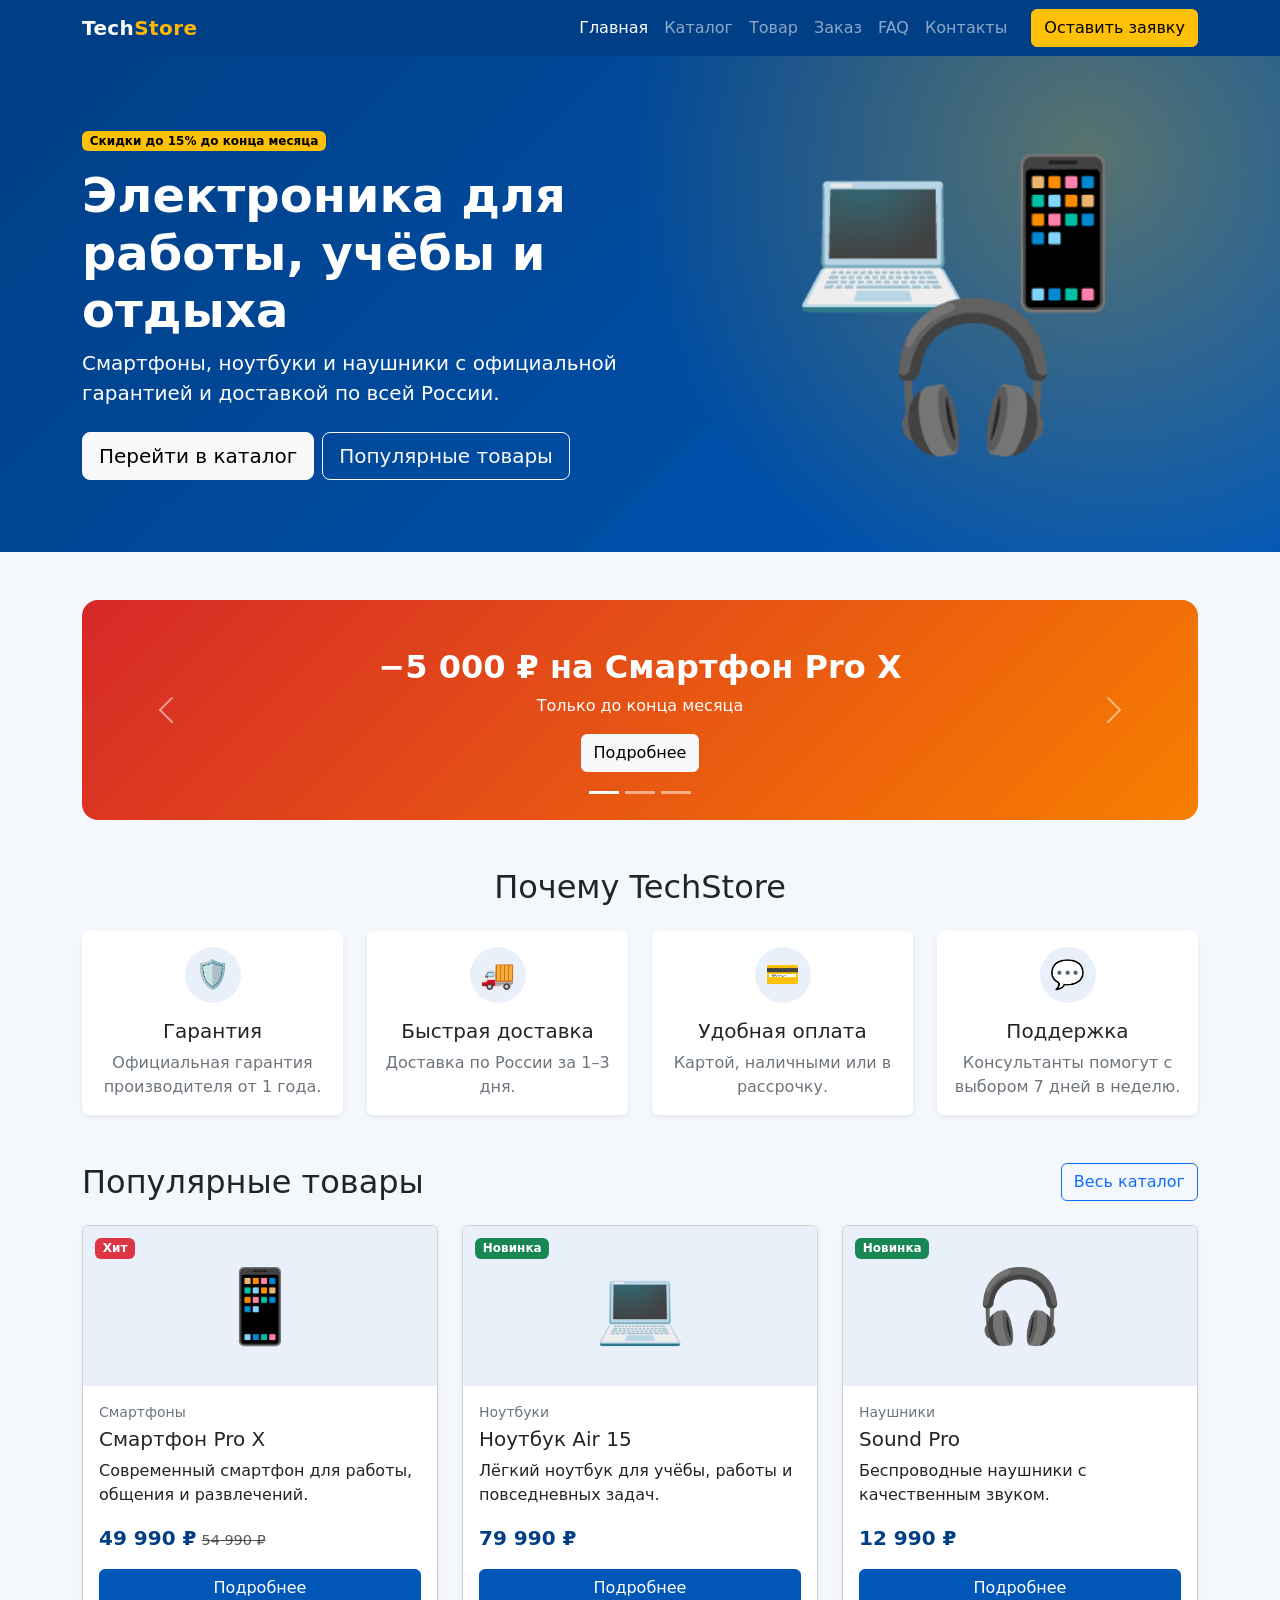
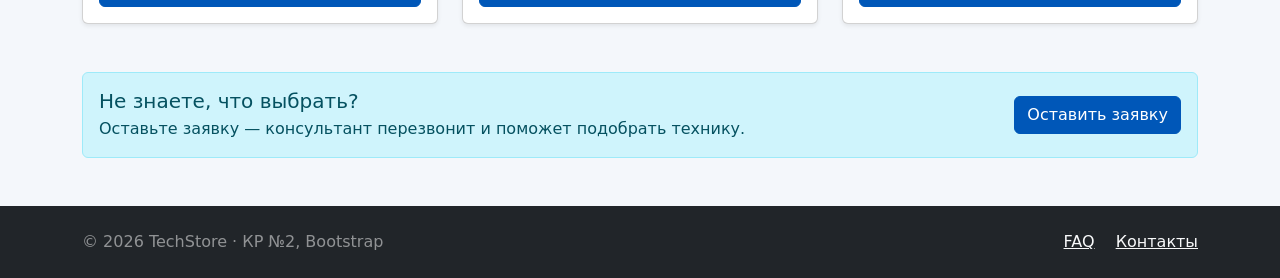
<file: index.html>
<!DOCTYPE html>
<html lang="ru">
<head>
    <meta charset="UTF-8">
    <meta name="viewport" content="width=device-width, initial-scale=1.0">
    <title>TechStore — магазин электроники</title>
    <meta name="description" content="TechStore: смартфоны, ноутбуки и наушники с доставкой и гарантией.">

    <link rel="stylesheet" href="vendor/bootstrap/css/bootstrap.min.css">
    <link rel="stylesheet" href="css/custom.css">
</head>
<body>

<header>
    <nav class="navbar navbar-expand-lg navbar-dark site-navbar sticky-top" aria-label="Основная навигация">
        <div class="container">
            <a class="navbar-brand site-navbar__brand" href="index.html">Tech<span>Store</span></a>
            <button class="navbar-toggler" type="button" data-bs-toggle="collapse" data-bs-target="#main-nav"
                    aria-controls="main-nav" aria-expanded="false" aria-label="Открыть меню">
                <span class="navbar-toggler-icon"></span>
            </button>
            <div class="collapse navbar-collapse" id="main-nav">
                <ul class="navbar-nav ms-auto mb-2 mb-lg-0">
                    <li class="nav-item"><a class="nav-link active" aria-current="page" href="index.html">Главная</a></li>
                    <li class="nav-item"><a class="nav-link" href="catalog.html">Каталог</a></li>
                    <li class="nav-item"><a class="nav-link" href="product.html">Товар</a></li>
                    <li class="nav-item"><a class="nav-link" href="order.html">Заказ</a></li>
                    <li class="nav-item"><a class="nav-link" href="faq.html">FAQ</a></li>
                    <li class="nav-item"><a class="nav-link" href="contacts.html">Контакты</a></li>
                </ul>
                <a class="btn btn-warning ms-lg-3" href="order.html">Оставить заявку</a>
            </div>
        </div>
    </nav>
</header>

<main>

    <section class="hero py-5">
        <div class="container py-lg-4">
            <div class="row align-items-center g-4">
                <div class="col-12 col-md-7">
                    <span class="badge text-bg-warning mb-3">Скидки до 15% до конца месяца</span>
                    <h1 class="display-5 fw-bold">Электроника для работы, учёбы и отдыха</h1>
                    <p class="lead mb-4">Смартфоны, ноутбуки и наушники с официальной гарантией и доставкой по всей России.</p>
                    <div class="d-flex flex-wrap gap-2 justify-content-center justify-content-md-start">
                        <a class="btn btn-light btn-lg" href="catalog.html">Перейти в каталог</a>
                        <a class="btn btn-outline-light btn-lg" href="#popular">Популярные товары</a>
                    </div>
                </div>
                <div class="col-12 col-md-5 text-center">
                    <div class="hero__emoji" aria-hidden="true">💻📱🎧</div>
                </div>
            </div>
        </div>
    </section>

    <section class="container py-5" aria-label="Акции">
        <div id="promo-carousel" class="carousel slide rounded-4 overflow-hidden" data-bs-ride="carousel">
            <div class="carousel-indicators">
                <button type="button" data-bs-target="#promo-carousel" data-bs-slide-to="0" class="active" aria-current="true" aria-label="Акция 1"></button>
                <button type="button" data-bs-target="#promo-carousel" data-bs-slide-to="1" aria-label="Акция 2"></button>
                <button type="button" data-bs-target="#promo-carousel" data-bs-slide-to="2" aria-label="Акция 3"></button>
            </div>
            <div class="carousel-inner text-white">
                <div class="carousel-item active">
                    <div class="promo-slide promo-slide--sale d-flex align-items-center justify-content-center text-center p-5">
                        <div>
                            <h2 class="fw-bold">−5 000 ₽ на Смартфон Pro X</h2>
                            <p class="mb-3">Только до конца месяца</p>
                            <a class="btn btn-light" href="product.html?product=phone-pro">Подробнее</a>
                        </div>
                    </div>
                </div>
                <div class="carousel-item">
                    <div class="promo-slide promo-slide--new d-flex align-items-center justify-content-center text-center p-5">
                        <div>
                            <h2 class="fw-bold">Новинка: Ноутбук Air 15</h2>
                            <p class="mb-3">Лёгкий, тихий, до 12 часов без зарядки</p>
                            <a class="btn btn-light" href="product.html?product=laptop-air">Подробнее</a>
                        </div>
                    </div>
                </div>
                <div class="carousel-item">
                    <div class="promo-slide promo-slide--delivery d-flex align-items-center justify-content-center text-center p-5">
                        <div>
                            <h2 class="fw-bold">Бесплатная доставка от 20 000 ₽</h2>
                            <p class="mb-3">Привезём за 1–3 дня</p>
                            <a class="btn btn-light" href="faq.html">Условия доставки</a>
                        </div>
                    </div>
                </div>
            </div>
            <button class="carousel-control-prev" type="button" data-bs-target="#promo-carousel" data-bs-slide="prev">
                <span class="carousel-control-prev-icon" aria-hidden="true"></span>
                <span class="visually-hidden">Предыдущий слайд</span>
            </button>
            <button class="carousel-control-next" type="button" data-bs-target="#promo-carousel" data-bs-slide="next">
                <span class="carousel-control-next-icon" aria-hidden="true"></span>
                <span class="visually-hidden">Следующий слайд</span>
            </button>
        </div>
    </section>

    <section id="advantages" class="container pb-5">
        <h2 class="text-center mb-4">Почему TechStore</h2>
        <div class="row g-4">
            <div class="col-12 col-md-6 col-lg-3">
                <div class="card h-100 border-0 shadow-sm text-center p-3">
                    <div class="advantage__icon rounded-circle d-flex align-items-center justify-content-center mx-auto mb-3" aria-hidden="true">🛡️</div>
                    <h3 class="h5">Гарантия</h3>
                    <p class="text-secondary mb-0">Официальная гарантия производителя от 1 года.</p>
                </div>
            </div>
            <div class="col-12 col-md-6 col-lg-3">
                <div class="card h-100 border-0 shadow-sm text-center p-3">
                    <div class="advantage__icon rounded-circle d-flex align-items-center justify-content-center mx-auto mb-3" aria-hidden="true">🚚</div>
                    <h3 class="h5">Быстрая доставка</h3>
                    <p class="text-secondary mb-0">Доставка по России за 1–3 дня.</p>
                </div>
            </div>
            <div class="col-12 col-md-6 col-lg-3">
                <div class="card h-100 border-0 shadow-sm text-center p-3">
                    <div class="advantage__icon rounded-circle d-flex align-items-center justify-content-center mx-auto mb-3" aria-hidden="true">💳</div>
                    <h3 class="h5">Удобная оплата</h3>
                    <p class="text-secondary mb-0">Картой, наличными или в рассрочку.</p>
                </div>
            </div>
            <div class="col-12 col-md-6 col-lg-3">
                <div class="card h-100 border-0 shadow-sm text-center p-3">
                    <div class="advantage__icon rounded-circle d-flex align-items-center justify-content-center mx-auto mb-3" aria-hidden="true">💬</div>
                    <h3 class="h5">Поддержка</h3>
                    <p class="text-secondary mb-0">Консультанты помогут с выбором 7 дней в неделю.</p>
                </div>
            </div>
        </div>
    </section>

    <section id="popular" class="container pb-5">
        <div class="d-flex flex-wrap justify-content-between align-items-center gap-2 mb-4">
            <h2 class="mb-0">Популярные товары</h2>
            <a class="btn btn-outline-primary" href="catalog.html">Весь каталог</a>
        </div>
        <div class="row g-4">
            <div class="col-12 col-md-6 col-lg-4">
                <article class="card product-card h-100 shadow-sm">
                    <span class="badge text-bg-danger product-card__badge">Хит</span>
                    <div class="product-card__image card-img-top" aria-hidden="true">📱</div>
                    <div class="card-body d-flex flex-column">
                        <p class="text-secondary small mb-1">Смартфоны</p>
                        <h3 class="card-title h5">Смартфон Pro X</h3>
                        <p class="card-text">Современный смартфон для работы, общения и развлечений.</p>
                        <p class="mt-auto mb-3"><span class="product-card__price">49 990 ₽</span> <span class="product-card__old-price">54 990 ₽</span></p>
                        <a class="btn btn-primary" href="product.html?product=phone-pro">Подробнее</a>
                    </div>
                </article>
            </div>
            <div class="col-12 col-md-6 col-lg-4">
                <article class="card product-card h-100 shadow-sm">
                    <span class="badge text-bg-success product-card__badge">Новинка</span>
                    <div class="product-card__image card-img-top" aria-hidden="true">💻</div>
                    <div class="card-body d-flex flex-column">
                        <p class="text-secondary small mb-1">Ноутбуки</p>
                        <h3 class="card-title h5">Ноутбук Air 15</h3>
                        <p class="card-text">Лёгкий ноутбук для учёбы, работы и повседневных задач.</p>
                        <p class="mt-auto mb-3"><span class="product-card__price">79 990 ₽</span></p>
                        <a class="btn btn-primary" href="product.html?product=laptop-air">Подробнее</a>
                    </div>
                </article>
            </div>
            <div class="col-12 col-md-6 col-lg-4">
                <article class="card product-card h-100 shadow-sm">
                    <span class="badge text-bg-success product-card__badge">Новинка</span>
                    <div class="product-card__image card-img-top" aria-hidden="true">🎧</div>
                    <div class="card-body d-flex flex-column">
                        <p class="text-secondary small mb-1">Наушники</p>
                        <h3 class="card-title h5">Sound Pro</h3>
                        <p class="card-text">Беспроводные наушники с качественным звуком.</p>
                        <p class="mt-auto mb-3"><span class="product-card__price">12 990 ₽</span></p>
                        <a class="btn btn-primary" href="product.html?product=sound-pro">Подробнее</a>
                    </div>
                </article>
            </div>
        </div>
    </section>

    <section class="container pb-5">
        <div class="alert alert-info d-flex flex-column flex-md-row align-items-md-center justify-content-between gap-3 mb-0" role="alert">
            <div>
                <h2 class="h5 alert-heading mb-1">Не знаете, что выбрать?</h2>
                <p class="mb-0">Оставьте заявку — консультант перезвонит и поможет подобрать технику.</p>
            </div>
            <a class="btn btn-primary flex-shrink-0" href="order.html">Оставить заявку</a>
        </div>
    </section>

</main>

<footer class="bg-dark text-white-50 py-4 mt-auto">
    <div class="container">
        <div class="row g-3 align-items-center">
            <div class="col-12 col-md-6 text-center text-md-start">© 2026 TechStore · КР №2, Bootstrap</div>
            <div class="col-12 col-md-6 text-center text-md-end">
                <a class="link-light me-3" href="faq.html">FAQ</a>
                <a class="link-light" href="contacts.html">Контакты</a>
            </div>
        </div>
    </div>
</footer>

<button class="btn btn-primary rounded-circle scroll-top d-none" type="button" aria-label="Наверх">↑</button>

<script src="vendor/bootstrap/js/bootstrap.bundle.min.js"></script>
<script src="js/main.js"></script>
</body>
</html>
</file>
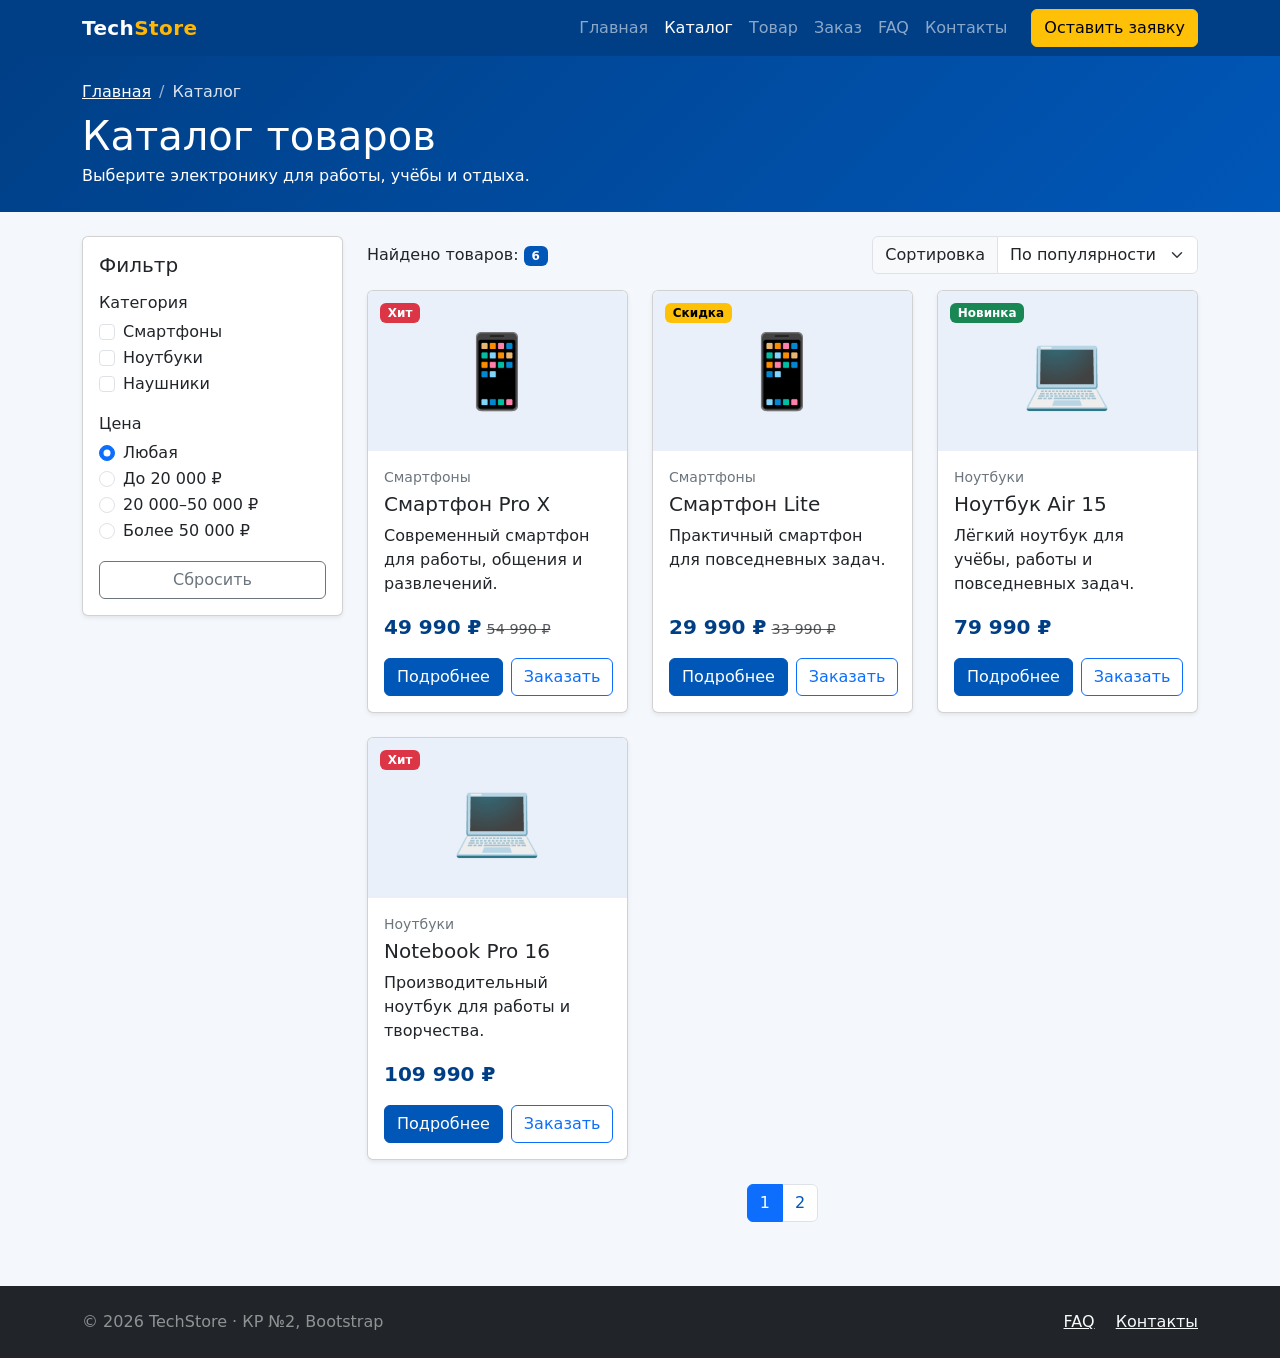
<file: catalog.html>
<!DOCTYPE html>
<html lang="ru">
<head>
    <meta charset="UTF-8">
    <meta name="viewport" content="width=device-width, initial-scale=1.0">
    <title>Каталог — TechStore</title>
    <meta name="description" content="Каталог электроники TechStore: смартфоны, ноутбуки и наушники с фильтром и сортировкой.">

    <link rel="stylesheet" href="vendor/bootstrap/css/bootstrap.min.css">
    <link rel="stylesheet" href="css/custom.css">
</head>
<body>

<header>
    <nav class="navbar navbar-expand-lg navbar-dark site-navbar sticky-top" aria-label="Основная навигация">
        <div class="container">
            <a class="navbar-brand site-navbar__brand" href="index.html">Tech<span>Store</span></a>
            <button class="navbar-toggler" type="button" data-bs-toggle="collapse" data-bs-target="#main-nav"
                    aria-controls="main-nav" aria-expanded="false" aria-label="Открыть меню">
                <span class="navbar-toggler-icon"></span>
            </button>
            <div class="collapse navbar-collapse" id="main-nav">
                <ul class="navbar-nav ms-auto mb-2 mb-lg-0">
                    <li class="nav-item"><a class="nav-link" href="index.html">Главная</a></li>
                    <li class="nav-item"><a class="nav-link active" aria-current="page" href="catalog.html">Каталог</a></li>
                    <li class="nav-item"><a class="nav-link" href="product.html">Товар</a></li>
                    <li class="nav-item"><a class="nav-link" href="order.html">Заказ</a></li>
                    <li class="nav-item"><a class="nav-link" href="faq.html">FAQ</a></li>
                    <li class="nav-item"><a class="nav-link" href="contacts.html">Контакты</a></li>
                </ul>
                <a class="btn btn-warning ms-lg-3" href="order.html">Оставить заявку</a>
            </div>
        </div>
    </nav>
</header>

<main>

    <section class="page-header py-4 mb-4">
        <div class="container">
            <nav aria-label="Хлебные крошки">
                <ol class="breadcrumb mb-2">
                    <li class="breadcrumb-item"><a href="index.html">Главная</a></li>
                    <li class="breadcrumb-item active" aria-current="page">Каталог</li>
                </ol>
            </nav>
            <h1 class="mb-1">Каталог товаров</h1>
            <p class="mb-0">Выберите электронику для работы, учёбы и отдыха.</p>
        </div>
    </section>

    <section class="container pb-5">
        <div class="row g-4">

            <aside class="col-12 col-lg-3">
                <form id="catalog-filter" class="card shadow-sm p-3 catalog-filter" aria-label="Фильтр товаров">
                    <h2 class="h5 mb-3">Фильтр</h2>

                    <fieldset class="mb-3">
                        <legend class="h6">Категория</legend>
                        <div class="form-check">
                            <input class="form-check-input" type="checkbox" name="category" value="phones" id="cat-phones">
                            <label class="form-check-label" for="cat-phones">Смартфоны</label>
                        </div>
                        <div class="form-check">
                            <input class="form-check-input" type="checkbox" name="category" value="laptops" id="cat-laptops">
                            <label class="form-check-label" for="cat-laptops">Ноутбуки</label>
                        </div>
                        <div class="form-check">
                            <input class="form-check-input" type="checkbox" name="category" value="audio" id="cat-audio">
                            <label class="form-check-label" for="cat-audio">Наушники</label>
                        </div>
                    </fieldset>

                    <fieldset class="mb-3">
                        <legend class="h6">Цена</legend>
                        <div class="form-check">
                            <input class="form-check-input" type="radio" name="price" value="0-999999" id="price-all" checked>
                            <label class="form-check-label" for="price-all">Любая</label>
                        </div>
                        <div class="form-check">
                            <input class="form-check-input" type="radio" name="price" value="0-19999" id="price-low">
                            <label class="form-check-label" for="price-low">До 20 000 ₽</label>
                        </div>
                        <div class="form-check">
                            <input class="form-check-input" type="radio" name="price" value="20000-50000" id="price-mid">
                            <label class="form-check-label" for="price-mid">20 000–50 000 ₽</label>
                        </div>
                        <div class="form-check">
                            <input class="form-check-input" type="radio" name="price" value="50001-999999" id="price-high">
                            <label class="form-check-label" for="price-high">Более 50 000 ₽</label>
                        </div>
                    </fieldset>

                    <button class="btn btn-outline-secondary w-100" type="reset">Сбросить</button>
                </form>
            </aside>

            <div class="col-12 col-lg-9">
                <div class="d-flex flex-wrap justify-content-between align-items-center gap-2 mb-3">
                    <p class="mb-0">Найдено товаров: <span class="badge text-bg-primary" id="catalog-count">6</span></p>
                    <div class="input-group w-auto">
                        <label class="input-group-text" for="catalog-sort">Сортировка</label>
                        <select class="form-select" id="catalog-sort" name="sort">
                            <option value="default" selected>По популярности</option>
                            <option value="price-asc">Сначала дешевле</option>
                            <option value="price-desc">Сначала дороже</option>
                        </select>
                    </div>
                </div>

                <div class="alert alert-warning d-none" id="catalog-empty" role="alert">
                    По выбранным условиям товаров не найдено. Измените фильтр или нажмите «Сбросить».
                </div>

                <div class="row g-4" id="catalog-grid">

                    <div class="col-12 col-md-6 col-xl-4" data-category="phones" data-price="49990">
                        <article class="card product-card h-100 shadow-sm">
                            <span class="badge text-bg-danger product-card__badge">Хит</span>
                            <div class="product-card__image card-img-top" aria-hidden="true">📱</div>
                            <div class="card-body d-flex flex-column">
                                <p class="text-secondary small mb-1">Смартфоны</p>
                                <h3 class="card-title h5">Смартфон Pro X</h3>
                                <p class="card-text">Современный смартфон для работы, общения и развлечений.</p>
                                <p class="mt-auto mb-3"><span class="product-card__price">49 990 ₽</span> <span class="product-card__old-price">54 990 ₽</span></p>
                                <div class="d-flex gap-2">
                                    <a class="btn btn-primary flex-fill" href="product.html?product=phone-pro">Подробнее</a>
                                    <a class="btn btn-outline-primary" href="order.html?product=phone-pro" aria-label="Заказать Смартфон Pro X">Заказать</a>
                                </div>
                            </div>
                        </article>
                    </div>

                    <div class="col-12 col-md-6 col-xl-4" data-category="phones" data-price="29990">
                        <article class="card product-card h-100 shadow-sm">
                            <span class="badge text-bg-warning product-card__badge">Скидка</span>
                            <div class="product-card__image card-img-top" aria-hidden="true">📱</div>
                            <div class="card-body d-flex flex-column">
                                <p class="text-secondary small mb-1">Смартфоны</p>
                                <h3 class="card-title h5">Смартфон Lite</h3>
                                <p class="card-text">Практичный смартфон для повседневных задач.</p>
                                <p class="mt-auto mb-3"><span class="product-card__price">29 990 ₽</span> <span class="product-card__old-price">33 990 ₽</span></p>
                                <div class="d-flex gap-2">
                                    <a class="btn btn-primary flex-fill" href="product.html?product=phone-lite">Подробнее</a>
                                    <a class="btn btn-outline-primary" href="order.html?product=phone-lite" aria-label="Заказать Смартфон Lite">Заказать</a>
                                </div>
                            </div>
                        </article>
                    </div>

                    <div class="col-12 col-md-6 col-xl-4" data-category="laptops" data-price="79990">
                        <article class="card product-card h-100 shadow-sm">
                            <span class="badge text-bg-success product-card__badge">Новинка</span>
                            <div class="product-card__image card-img-top" aria-hidden="true">💻</div>
                            <div class="card-body d-flex flex-column">
                                <p class="text-secondary small mb-1">Ноутбуки</p>
                                <h3 class="card-title h5">Ноутбук Air 15</h3>
                                <p class="card-text">Лёгкий ноутбук для учёбы, работы и повседневных задач.</p>
                                <p class="mt-auto mb-3"><span class="product-card__price">79 990 ₽</span></p>
                                <div class="d-flex gap-2">
                                    <a class="btn btn-primary flex-fill" href="product.html?product=laptop-air">Подробнее</a>
                                    <a class="btn btn-outline-primary" href="order.html?product=laptop-air" aria-label="Заказать Ноутбук Air 15">Заказать</a>
                                </div>
                            </div>
                        </article>
                    </div>

                    <div class="col-12 col-md-6 col-xl-4" data-category="laptops" data-price="109990">
                        <article class="card product-card h-100 shadow-sm">
                            <span class="badge text-bg-danger product-card__badge">Хит</span>
                            <div class="product-card__image card-img-top" aria-hidden="true">💻</div>
                            <div class="card-body d-flex flex-column">
                                <p class="text-secondary small mb-1">Ноутбуки</p>
                                <h3 class="card-title h5">Notebook Pro 16</h3>
                                <p class="card-text">Производительный ноутбук для работы и творчества.</p>
                                <p class="mt-auto mb-3"><span class="product-card__price">109 990 ₽</span></p>
                                <div class="d-flex gap-2">
                                    <a class="btn btn-primary flex-fill" href="product.html?product=laptop-pro">Подробнее</a>
                                    <a class="btn btn-outline-primary" href="order.html?product=laptop-pro" aria-label="Заказать Notebook Pro 16">Заказать</a>
                                </div>
                            </div>
                        </article>
                    </div>

                    <div class="col-12 col-md-6 col-xl-4" data-category="audio" data-price="12990">
                        <article class="card product-card h-100 shadow-sm">
                            <span class="badge text-bg-success product-card__badge">Новинка</span>
                            <div class="product-card__image card-img-top" aria-hidden="true">🎧</div>
                            <div class="card-body d-flex flex-column">
                                <p class="text-secondary small mb-1">Наушники</p>
                                <h3 class="card-title h5">Sound Pro</h3>
                                <p class="card-text">Беспроводные наушники с качественным звуком.</p>
                                <p class="mt-auto mb-3"><span class="product-card__price">12 990 ₽</span></p>
                                <div class="d-flex gap-2">
                                    <a class="btn btn-primary flex-fill" href="product.html?product=sound-pro">Подробнее</a>
                                    <a class="btn btn-outline-primary" href="order.html?product=sound-pro" aria-label="Заказать Sound Pro">Заказать</a>
                                </div>
                            </div>
                        </article>
                    </div>

                    <div class="col-12 col-md-6 col-xl-4" data-category="audio" data-price="7990">
                        <article class="card product-card h-100 shadow-sm">
                            <div class="product-card__image card-img-top" aria-hidden="true">🎧</div>
                            <div class="card-body d-flex flex-column">
                                <p class="text-secondary small mb-1">Наушники</p>
                                <h3 class="card-title h5">Sound Mini</h3>
                                <p class="card-text">Компактные беспроводные наушники на каждый день.</p>
                                <p class="mt-auto mb-3"><span class="product-card__price">7 990 ₽</span></p>
                                <div class="d-flex gap-2">
                                    <a class="btn btn-primary flex-fill" href="product.html?product=sound-mini">Подробнее</a>
                                    <a class="btn btn-outline-primary" href="order.html?product=sound-mini" aria-label="Заказать Sound Mini">Заказать</a>
                                </div>
                            </div>
                        </article>
                    </div>

                </div>

                <nav class="mt-4" aria-label="Страницы каталога">
                    <ul class="pagination justify-content-center" id="catalog-pagination"></ul>
                </nav>
            </div>

        </div>
    </section>

</main>

<footer class="bg-dark text-white-50 py-4 mt-auto">
    <div class="container">
        <div class="row g-3 align-items-center">
            <div class="col-12 col-md-6 text-center text-md-start">© 2026 TechStore · КР №2, Bootstrap</div>
            <div class="col-12 col-md-6 text-center text-md-end">
                <a class="link-light me-3" href="faq.html">FAQ</a>
                <a class="link-light" href="contacts.html">Контакты</a>
            </div>
        </div>
    </div>
</footer>

<button class="btn btn-primary rounded-circle scroll-top d-none" type="button" aria-label="Наверх">↑</button>

<script src="vendor/bootstrap/js/bootstrap.bundle.min.js"></script>
<script src="js/main.js"></script>
</body>
</html>
</file>
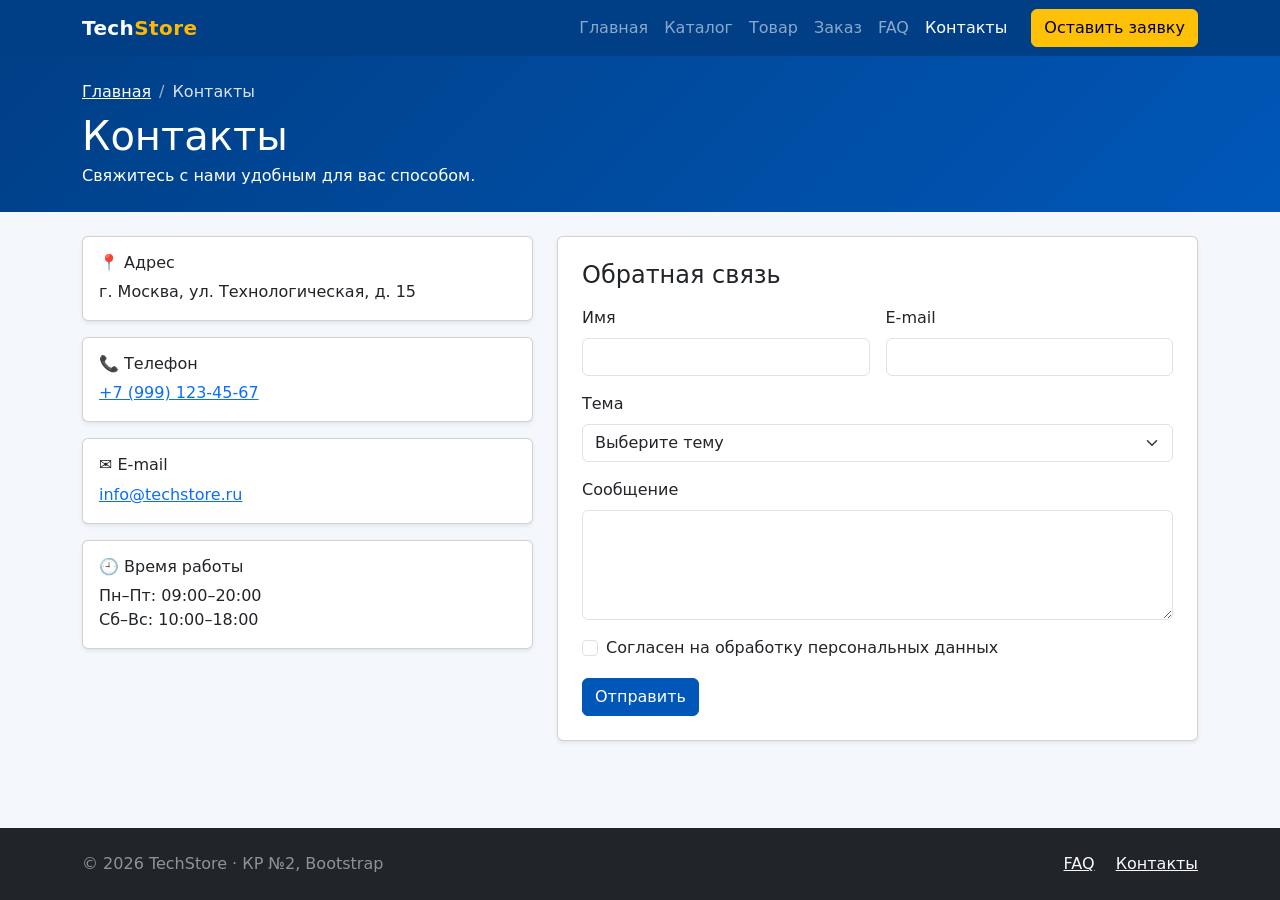
<file: contacts.html>
<!DOCTYPE html>
<html lang="ru">
<head>
    <meta charset="UTF-8">
    <meta name="viewport" content="width=device-width, initial-scale=1.0">
    <title>Контакты — TechStore</title>
    <meta name="description" content="Адрес, телефон, e-mail и форма обратной связи магазина TechStore.">

    <link rel="stylesheet" href="vendor/bootstrap/css/bootstrap.min.css">
    <link rel="stylesheet" href="css/custom.css">
</head>
<body>

<header>
    <nav class="navbar navbar-expand-lg navbar-dark site-navbar sticky-top" aria-label="Основная навигация">
        <div class="container">
            <a class="navbar-brand site-navbar__brand" href="index.html">Tech<span>Store</span></a>
            <button class="navbar-toggler" type="button" data-bs-toggle="collapse" data-bs-target="#main-nav"
                    aria-controls="main-nav" aria-expanded="false" aria-label="Открыть меню">
                <span class="navbar-toggler-icon"></span>
            </button>
            <div class="collapse navbar-collapse" id="main-nav">
                <ul class="navbar-nav ms-auto mb-2 mb-lg-0">
                    <li class="nav-item"><a class="nav-link" href="index.html">Главная</a></li>
                    <li class="nav-item"><a class="nav-link" href="catalog.html">Каталог</a></li>
                    <li class="nav-item"><a class="nav-link" href="product.html">Товар</a></li>
                    <li class="nav-item"><a class="nav-link" href="order.html">Заказ</a></li>
                    <li class="nav-item"><a class="nav-link" href="faq.html">FAQ</a></li>
                    <li class="nav-item"><a class="nav-link active" aria-current="page" href="contacts.html">Контакты</a></li>
                </ul>
                <a class="btn btn-warning ms-lg-3" href="order.html">Оставить заявку</a>
            </div>
        </div>
    </nav>
</header>

<main>

    <section class="page-header py-4 mb-4">
        <div class="container">
            <nav aria-label="Хлебные крошки">
                <ol class="breadcrumb mb-2">
                    <li class="breadcrumb-item"><a href="index.html">Главная</a></li>
                    <li class="breadcrumb-item active" aria-current="page">Контакты</li>
                </ol>
            </nav>
            <h1 class="mb-1">Контакты</h1>
            <p class="mb-0">Свяжитесь с нами удобным для вас способом.</p>
        </div>
    </section>

    <section class="container pb-5">
        <div class="row g-4">
            <div class="col-12 col-lg-5">
                <div class="row g-3">
                    <div class="col-12 col-md-6 col-lg-12">
                        <div class="card h-100 shadow-sm">
                            <div class="card-body">
                                <h2 class="h6 card-title">📍 Адрес</h2>
                                <p class="card-text mb-0">г. Москва, ул. Технологическая, д. 15</p>
                            </div>
                        </div>
                    </div>
                    <div class="col-12 col-md-6 col-lg-12">
                        <div class="card h-100 shadow-sm">
                            <div class="card-body">
                                <h2 class="h6 card-title">📞 Телефон</h2>
                                <a class="card-link" href="tel:+79991234567">+7 (999) 123-45-67</a>
                            </div>
                        </div>
                    </div>
                    <div class="col-12 col-md-6 col-lg-12">
                        <div class="card h-100 shadow-sm">
                            <div class="card-body">
                                <h2 class="h6 card-title">✉️ E-mail</h2>
                                <a class="card-link" href="mailto:info@techstore.ru">info@techstore.ru</a>
                            </div>
                        </div>
                    </div>
                    <div class="col-12 col-md-6 col-lg-12">
                        <div class="card h-100 shadow-sm">
                            <div class="card-body">
                                <h2 class="h6 card-title">🕘 Время работы</h2>
                                <p class="card-text mb-0">Пн–Пт: 09:00–20:00<br>Сб–Вс: 10:00–18:00</p>
                            </div>
                        </div>
                    </div>
                </div>
            </div>

            <div class="col-12 col-lg-7">
                <div class="card shadow-sm">
                    <div class="card-body p-3 p-md-4">
                        <h2 class="h4 card-title mb-3">Обратная связь</h2>
                        <form class="needs-validation" action="#" method="post" novalidate>
                            <div class="row g-3">
                                <div class="col-12 col-md-6">
                                    <label class="form-label" for="contact-name">Имя</label>
                                    <input class="form-control" type="text" id="contact-name" name="name" required>
                                    <div class="invalid-feedback">Укажите имя.</div>
                                </div>
                                <div class="col-12 col-md-6">
                                    <label class="form-label" for="contact-email">E-mail</label>
                                    <input class="form-control" type="email" id="contact-email" name="email" required>
                                    <div class="invalid-feedback">Введите корректный e-mail.</div>
                                </div>
                                <div class="col-12">
                                    <label class="form-label" for="contact-topic">Тема</label>
                                    <select class="form-select" id="contact-topic" name="topic" required>
                                        <option value="" selected disabled>Выберите тему</option>
                                        <option value="question">Вопрос о товаре</option>
                                        <option value="delivery">Доставка</option>
                                        <option value="warranty">Гарантия и возврат</option>
                                    </select>
                                    <div class="invalid-feedback">Выберите тему.</div>
                                </div>
                                <div class="col-12">
                                    <label class="form-label" for="contact-message">Сообщение</label>
                                    <textarea class="form-control" id="contact-message" name="message" rows="4" required></textarea>
                                    <div class="invalid-feedback">Напишите сообщение.</div>
                                </div>
                                <div class="col-12">
                                    <div class="form-check">
                                        <input class="form-check-input" type="checkbox" id="contact-agree" name="agree" required>
                                        <label class="form-check-label" for="contact-agree">Согласен на обработку персональных данных</label>
                                        <div class="invalid-feedback">Нужно согласие.</div>
                                    </div>
                                </div>
                                <div class="col-12">
                                    <button class="btn btn-primary" type="submit">Отправить</button>
                                </div>
                            </div>
                        </form>
                    </div>
                </div>
            </div>
        </div>
    </section>

</main>

<div class="toast-container position-fixed bottom-0 end-0 p-3">
    <div class="toast align-items-center text-bg-success border-0" id="form-toast" role="status" aria-live="polite" aria-atomic="true">
        <div class="d-flex">
            <div class="toast-body">Сообщение отправлено! Ответим в течение рабочего дня.</div>
            <button type="button" class="btn-close btn-close-white me-2 m-auto" data-bs-dismiss="toast" aria-label="Закрыть"></button>
        </div>
    </div>
</div>

<footer class="bg-dark text-white-50 py-4 mt-auto">
    <div class="container">
        <div class="row g-3 align-items-center">
            <div class="col-12 col-md-6 text-center text-md-start">© 2026 TechStore · КР №2, Bootstrap</div>
            <div class="col-12 col-md-6 text-center text-md-end">
                <a class="link-light me-3" href="faq.html">FAQ</a>
                <a class="link-light" href="contacts.html">Контакты</a>
            </div>
        </div>
    </div>
</footer>

<button class="btn btn-primary rounded-circle scroll-top d-none" type="button" aria-label="Наверх">↑</button>

<script src="vendor/bootstrap/js/bootstrap.bundle.min.js"></script>
<script src="js/main.js"></script>
</body>
</html>
</file>
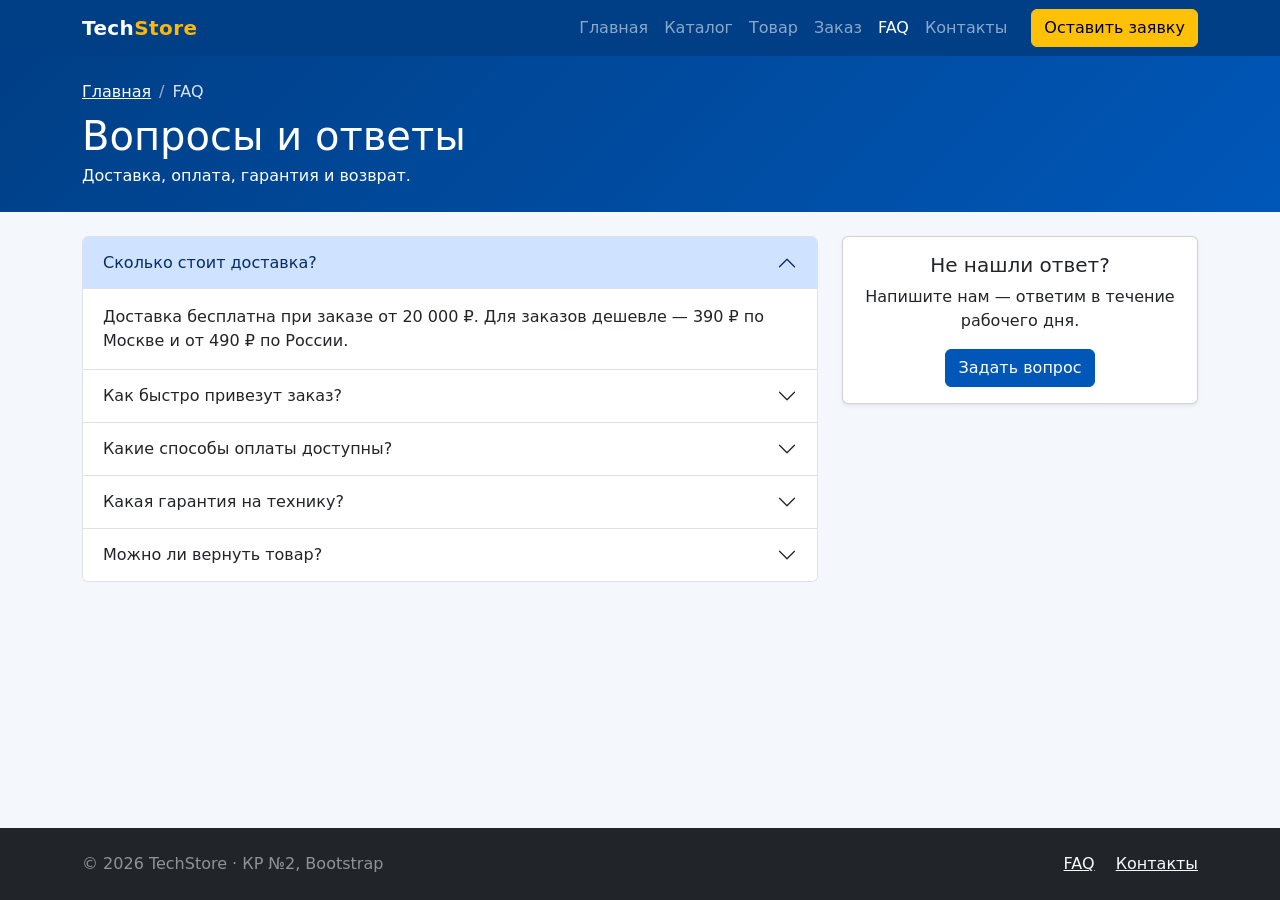
<file: faq.html>
<!DOCTYPE html>
<html lang="ru">
<head>
    <meta charset="UTF-8">
    <meta name="viewport" content="width=device-width, initial-scale=1.0">
    <title>Вопросы и ответы — TechStore</title>
    <meta name="description" content="Ответы на частые вопросы о доставке, оплате, гарантии и возврате в TechStore.">

    <link rel="stylesheet" href="vendor/bootstrap/css/bootstrap.min.css">
    <link rel="stylesheet" href="css/custom.css">
</head>
<body>

<header>
    <nav class="navbar navbar-expand-lg navbar-dark site-navbar sticky-top" aria-label="Основная навигация">
        <div class="container">
            <a class="navbar-brand site-navbar__brand" href="index.html">Tech<span>Store</span></a>
            <button class="navbar-toggler" type="button" data-bs-toggle="collapse" data-bs-target="#main-nav"
                    aria-controls="main-nav" aria-expanded="false" aria-label="Открыть меню">
                <span class="navbar-toggler-icon"></span>
            </button>
            <div class="collapse navbar-collapse" id="main-nav">
                <ul class="navbar-nav ms-auto mb-2 mb-lg-0">
                    <li class="nav-item"><a class="nav-link" href="index.html">Главная</a></li>
                    <li class="nav-item"><a class="nav-link" href="catalog.html">Каталог</a></li>
                    <li class="nav-item"><a class="nav-link" href="product.html">Товар</a></li>
                    <li class="nav-item"><a class="nav-link" href="order.html">Заказ</a></li>
                    <li class="nav-item"><a class="nav-link active" aria-current="page" href="faq.html">FAQ</a></li>
                    <li class="nav-item"><a class="nav-link" href="contacts.html">Контакты</a></li>
                </ul>
                <a class="btn btn-warning ms-lg-3" href="order.html">Оставить заявку</a>
            </div>
        </div>
    </nav>
</header>

<main>

    <section class="page-header py-4 mb-4">
        <div class="container">
            <nav aria-label="Хлебные крошки">
                <ol class="breadcrumb mb-2">
                    <li class="breadcrumb-item"><a href="index.html">Главная</a></li>
                    <li class="breadcrumb-item active" aria-current="page">FAQ</li>
                </ol>
            </nav>
            <h1 class="mb-1">Вопросы и ответы</h1>
            <p class="mb-0">Доставка, оплата, гарантия и возврат.</p>
        </div>
    </section>

    <section class="container pb-5">
        <div class="row g-4">
            <div class="col-12 col-lg-8">
                <div class="accordion" id="faq-accordion">
                    <div class="accordion-item">
                        <h2 class="accordion-header">
                            <button class="accordion-button" type="button" data-bs-toggle="collapse" data-bs-target="#faq-1" aria-expanded="true" aria-controls="faq-1">
                                Сколько стоит доставка?
                            </button>
                        </h2>
                        <div id="faq-1" class="accordion-collapse collapse show" data-bs-parent="#faq-accordion">
                            <div class="accordion-body">Доставка бесплатна при заказе от 20 000 ₽. Для заказов дешевле — 390 ₽ по Москве и от 490 ₽ по России.</div>
                        </div>
                    </div>
                    <div class="accordion-item">
                        <h2 class="accordion-header">
                            <button class="accordion-button collapsed" type="button" data-bs-toggle="collapse" data-bs-target="#faq-2" aria-expanded="false" aria-controls="faq-2">
                                Как быстро привезут заказ?
                            </button>
                        </h2>
                        <div id="faq-2" class="accordion-collapse collapse" data-bs-parent="#faq-accordion">
                            <div class="accordion-body">По Москве — на следующий день, в регионы — за 2–3 дня.</div>
                        </div>
                    </div>
                    <div class="accordion-item">
                        <h2 class="accordion-header">
                            <button class="accordion-button collapsed" type="button" data-bs-toggle="collapse" data-bs-target="#faq-3" aria-expanded="false" aria-controls="faq-3">
                                Какие способы оплаты доступны?
                            </button>
                        </h2>
                        <div id="faq-3" class="accordion-collapse collapse" data-bs-parent="#faq-accordion">
                            <div class="accordion-body">Банковская карта онлайн, наличные или карта при получении, рассрочка на 6 месяцев без переплаты.</div>
                        </div>
                    </div>
                    <div class="accordion-item">
                        <h2 class="accordion-header">
                            <button class="accordion-button collapsed" type="button" data-bs-toggle="collapse" data-bs-target="#faq-4" aria-expanded="false" aria-controls="faq-4">
                                Какая гарантия на технику?
                            </button>
                        </h2>
                        <div id="faq-4" class="accordion-collapse collapse" data-bs-parent="#faq-accordion">
                            <div class="accordion-body">Официальная гарантия производителя — от 1 года. Гарантийный талон выдаётся вместе с товаром.</div>
                        </div>
                    </div>
                    <div class="accordion-item">
                        <h2 class="accordion-header">
                            <button class="accordion-button collapsed" type="button" data-bs-toggle="collapse" data-bs-target="#faq-5" aria-expanded="false" aria-controls="faq-5">
                                Можно ли вернуть товар?
                            </button>
                        </h2>
                        <div id="faq-5" class="accordion-collapse collapse" data-bs-parent="#faq-accordion">
                            <div class="accordion-body">Да, в течение 14 дней, если товар не был в использовании и сохранена упаковка.</div>
                        </div>
                    </div>
                </div>
            </div>

            <aside class="col-12 col-lg-4">
                <div class="card shadow-sm text-center">
                    <div class="card-body">
                        <h2 class="h5 card-title">Не нашли ответ?</h2>
                        <p class="card-text">Напишите нам — ответим в течение рабочего дня.</p>
                        <a class="btn btn-primary" href="contacts.html">Задать вопрос</a>
                    </div>
                </div>
            </aside>
        </div>
    </section>

</main>

<footer class="bg-dark text-white-50 py-4 mt-auto">
    <div class="container">
        <div class="row g-3 align-items-center">
            <div class="col-12 col-md-6 text-center text-md-start">© 2026 TechStore · КР №2, Bootstrap</div>
            <div class="col-12 col-md-6 text-center text-md-end">
                <a class="link-light me-3" href="faq.html">FAQ</a>
                <a class="link-light" href="contacts.html">Контакты</a>
            </div>
        </div>
    </div>
</footer>

<button class="btn btn-primary rounded-circle scroll-top d-none" type="button" aria-label="Наверх">↑</button>

<script src="vendor/bootstrap/js/bootstrap.bundle.min.js"></script>
<script src="js/main.js"></script>
</body>
</html>
</file>
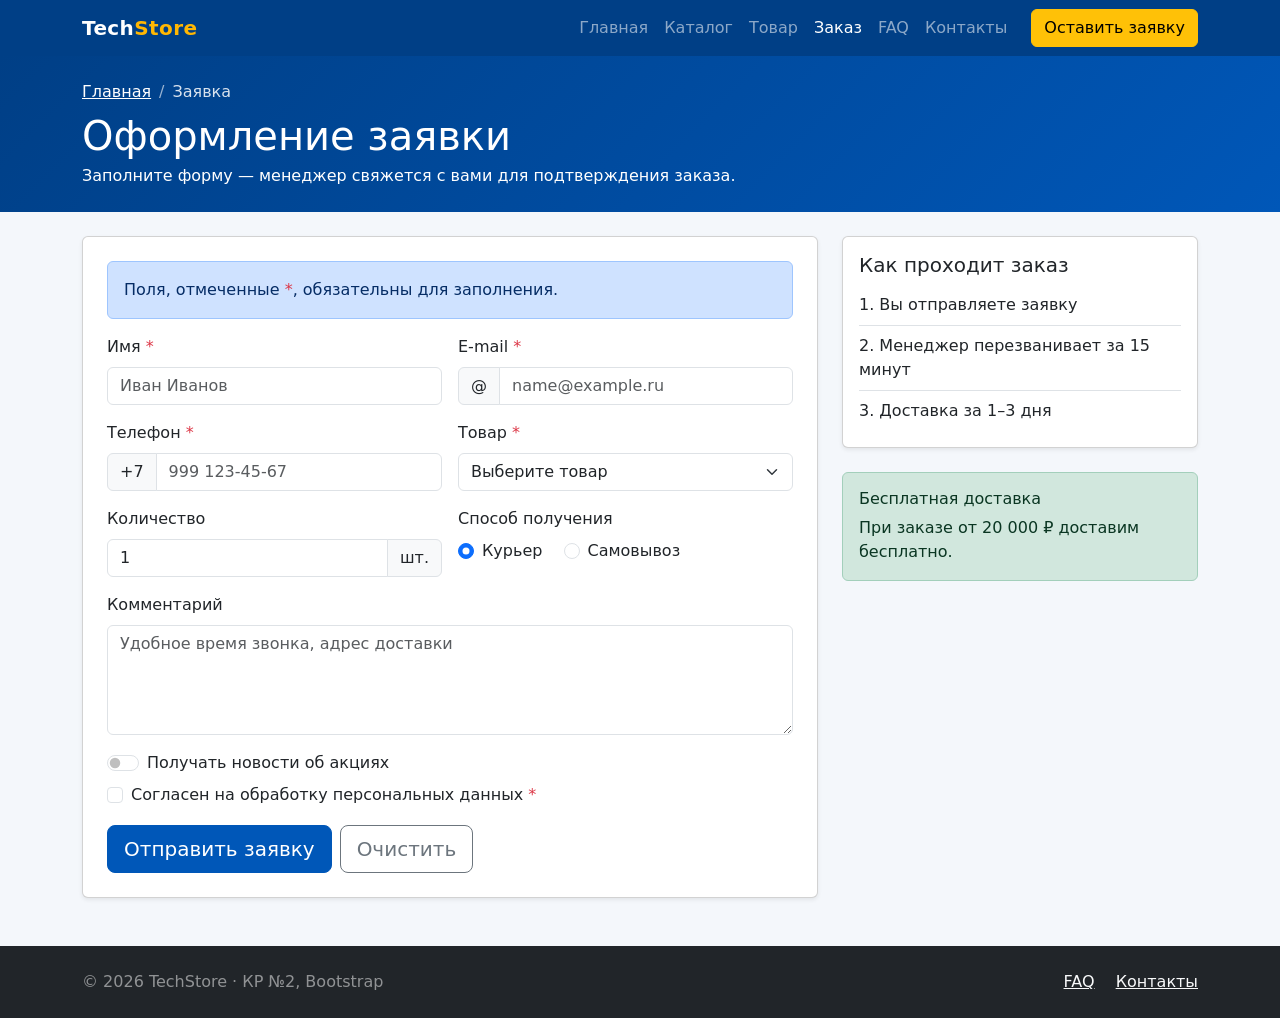
<file: order.html>
<!DOCTYPE html>
<html lang="ru">
<head>
    <meta charset="UTF-8">
    <meta name="viewport" content="width=device-width, initial-scale=1.0">
    <title>Оформление заявки — TechStore</title>
    <meta name="description" content="Оформите заявку на покупку электроники в магазине TechStore.">

    <link rel="stylesheet" href="vendor/bootstrap/css/bootstrap.min.css">
    <link rel="stylesheet" href="css/custom.css">
</head>
<body>

<header>
    <nav class="navbar navbar-expand-lg navbar-dark site-navbar sticky-top" aria-label="Основная навигация">
        <div class="container">
            <a class="navbar-brand site-navbar__brand" href="index.html">Tech<span>Store</span></a>
            <button class="navbar-toggler" type="button" data-bs-toggle="collapse" data-bs-target="#main-nav"
                    aria-controls="main-nav" aria-expanded="false" aria-label="Открыть меню">
                <span class="navbar-toggler-icon"></span>
            </button>
            <div class="collapse navbar-collapse" id="main-nav">
                <ul class="navbar-nav ms-auto mb-2 mb-lg-0">
                    <li class="nav-item"><a class="nav-link" href="index.html">Главная</a></li>
                    <li class="nav-item"><a class="nav-link" href="catalog.html">Каталог</a></li>
                    <li class="nav-item"><a class="nav-link" href="product.html">Товар</a></li>
                    <li class="nav-item"><a class="nav-link active" aria-current="page" href="order.html">Заказ</a></li>
                    <li class="nav-item"><a class="nav-link" href="faq.html">FAQ</a></li>
                    <li class="nav-item"><a class="nav-link" href="contacts.html">Контакты</a></li>
                </ul>
                <a class="btn btn-warning ms-lg-3" href="order.html">Оставить заявку</a>
            </div>
        </div>
    </nav>
</header>

<main>

    <section class="page-header py-4 mb-4">
        <div class="container">
            <nav aria-label="Хлебные крошки">
                <ol class="breadcrumb mb-2">
                    <li class="breadcrumb-item"><a href="index.html">Главная</a></li>
                    <li class="breadcrumb-item active" aria-current="page">Заявка</li>
                </ol>
            </nav>
            <h1 class="mb-1">Оформление заявки</h1>
            <p class="mb-0">Заполните форму — менеджер свяжется с вами для подтверждения заказа.</p>
        </div>
    </section>

    <section class="container pb-5">
        <div class="row g-4">

            <div class="col-12 col-lg-8">
                <div class="card shadow-sm">
                    <div class="card-body p-3 p-md-4">
                        <div class="alert alert-primary" role="alert">
                            Поля, отмеченные <span class="text-danger">*</span>, обязательны для заполнения.
                        </div>

                        <form class="needs-validation" action="#" method="post" novalidate>
                            <div class="row g-3">
                                <div class="col-12 col-md-6">
                                    <label class="form-label" for="order-name">Имя <span class="text-danger">*</span></label>
                                    <input class="form-control" type="text" id="order-name" name="name"
                                           placeholder="Иван Иванов" autocomplete="name" required>
                                    <div class="invalid-feedback">Укажите имя.</div>
                                </div>

                                <div class="col-12 col-md-6">
                                    <label class="form-label" for="order-email">E-mail <span class="text-danger">*</span></label>
                                    <div class="input-group has-validation">
                                        <span class="input-group-text">@</span>
                                        <input class="form-control" type="email" id="order-email" name="email"
                                               placeholder="name@example.ru" autocomplete="email" required>
                                        <div class="invalid-feedback">Введите корректный e-mail.</div>
                                    </div>
                                </div>

                                <div class="col-12 col-md-6">
                                    <label class="form-label" for="order-phone">Телефон <span class="text-danger">*</span></label>
                                    <div class="input-group has-validation">
                                        <span class="input-group-text">+7</span>
                                        <input class="form-control" type="tel" id="order-phone" name="phone"
                                               placeholder="999 123-45-67" pattern="[0-9 \-]{10,15}" autocomplete="tel-national" required>
                                        <div class="invalid-feedback">Введите 10 цифр номера.</div>
                                    </div>
                                </div>

                                <div class="col-12 col-md-6">
                                    <label class="form-label" for="order-product">Товар <span class="text-danger">*</span></label>
                                    <select class="form-select" id="order-product" name="product" required>
                                        <option value="" selected disabled>Выберите товар</option>
                                        <optgroup label="Смартфоны">
                                            <option value="phone-pro">Смартфон Pro X — 49 990 ₽</option>
                                            <option value="phone-lite">Смартфон Lite — 29 990 ₽</option>
                                        </optgroup>
                                        <optgroup label="Ноутбуки">
                                            <option value="laptop-air">Ноутбук Air 15 — 79 990 ₽</option>
                                            <option value="laptop-pro">Notebook Pro 16 — 109 990 ₽</option>
                                        </optgroup>
                                        <optgroup label="Наушники">
                                            <option value="sound-pro">Sound Pro — 12 990 ₽</option>
                                            <option value="sound-mini">Sound Mini — 7 990 ₽</option>
                                        </optgroup>
                                        <option value="consult">Нужна консультация</option>
                                    </select>
                                    <div class="invalid-feedback">Выберите товар или тему заявки.</div>
                                </div>

                                <div class="col-12 col-md-6">
                                    <label class="form-label" for="order-quantity">Количество</label>
                                    <div class="input-group">
                                        <input class="form-control" type="number" id="order-quantity" name="quantity" min="1" max="10" value="1">
                                        <span class="input-group-text">шт.</span>
                                    </div>
                                </div>

                                <div class="col-12 col-md-6">
                                    <span class="form-label d-block">Способ получения</span>
                                    <div class="form-check form-check-inline">
                                        <input class="form-check-input" type="radio" name="delivery" id="delivery-courier" value="courier" checked>
                                        <label class="form-check-label" for="delivery-courier">Курьер</label>
                                    </div>
                                    <div class="form-check form-check-inline">
                                        <input class="form-check-input" type="radio" name="delivery" id="delivery-pickup" value="pickup">
                                        <label class="form-check-label" for="delivery-pickup">Самовывоз</label>
                                    </div>
                                </div>

                                <div class="col-12">
                                    <label class="form-label" for="order-comment">Комментарий</label>
                                    <textarea class="form-control" id="order-comment" name="comment" rows="4"
                                              placeholder="Удобное время звонка, адрес доставки"></textarea>
                                </div>

                                <div class="col-12">
                                    <div class="form-check form-switch mb-2">
                                        <input class="form-check-input" type="checkbox" role="switch" id="order-news" name="news">
                                        <label class="form-check-label" for="order-news">Получать новости об акциях</label>
                                    </div>
                                    <div class="form-check">
                                        <input class="form-check-input" type="checkbox" id="order-agree" name="agree" required>
                                        <label class="form-check-label" for="order-agree">
                                            Согласен на обработку персональных данных <span class="text-danger">*</span>
                                        </label>
                                        <div class="invalid-feedback">Без согласия заявку отправить нельзя.</div>
                                    </div>
                                </div>

                                <div class="col-12 d-flex flex-column flex-sm-row gap-2">
                                    <button class="btn btn-primary btn-lg" type="submit">Отправить заявку</button>
                                    <button class="btn btn-outline-secondary btn-lg" type="reset">Очистить</button>
                                </div>
                            </div>
                        </form>
                    </div>
                </div>
            </div>

            <aside class="col-12 col-lg-4">
                <div class="card shadow-sm mb-4">
                    <div class="card-body">
                        <h2 class="h5 card-title">Как проходит заказ</h2>
                        <ol class="list-group list-group-numbered list-group-flush">
                            <li class="list-group-item px-0">Вы отправляете заявку</li>
                            <li class="list-group-item px-0">Менеджер перезванивает за 15 минут</li>
                            <li class="list-group-item px-0">Доставка за 1–3 дня</li>
                        </ol>
                    </div>
                </div>
                <div class="alert alert-success mb-0" role="alert">
                    <h2 class="h6 alert-heading">Бесплатная доставка</h2>
                    <p class="mb-0">При заказе от 20 000 ₽ доставим бесплатно.</p>
                </div>
            </aside>

        </div>
    </section>

</main>

<div class="toast-container position-fixed bottom-0 end-0 p-3">
    <div class="toast align-items-center text-bg-success border-0" id="form-toast" role="status" aria-live="polite" aria-atomic="true">
        <div class="d-flex">
            <div class="toast-body">Заявка отправлена! Мы перезвоним в течение 15 минут.</div>
            <button type="button" class="btn-close btn-close-white me-2 m-auto" data-bs-dismiss="toast" aria-label="Закрыть"></button>
        </div>
    </div>
</div>

<footer class="bg-dark text-white-50 py-4 mt-auto">
    <div class="container">
        <div class="row g-3 align-items-center">
            <div class="col-12 col-md-6 text-center text-md-start">© 2026 TechStore · КР №2, Bootstrap</div>
            <div class="col-12 col-md-6 text-center text-md-end">
                <a class="link-light me-3" href="faq.html">FAQ</a>
                <a class="link-light" href="contacts.html">Контакты</a>
            </div>
        </div>
    </div>
</footer>

<button class="btn btn-primary rounded-circle scroll-top d-none" type="button" aria-label="Наверх">↑</button>

<script src="vendor/bootstrap/js/bootstrap.bundle.min.js"></script>
<script src="js/main.js"></script>
</body>
</html>
</file>
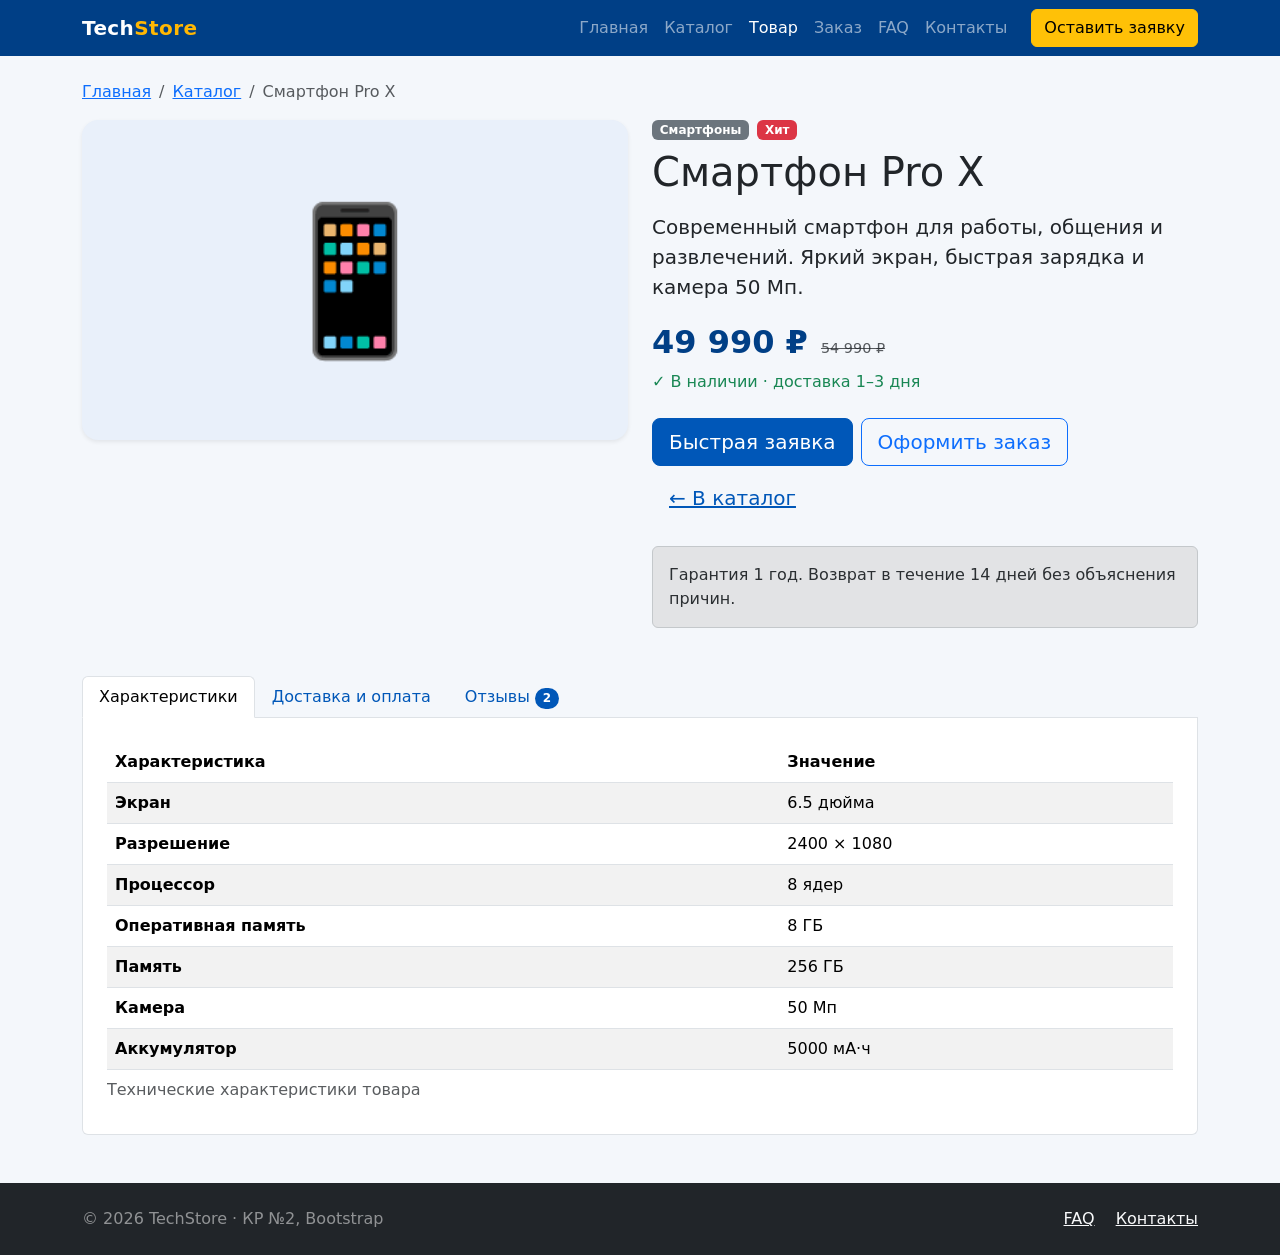
<file: product.html>
<!DOCTYPE html>
<html lang="ru">
<head>
    <meta charset="UTF-8">
    <meta name="viewport" content="width=device-width, initial-scale=1.0">
    <title>Смартфон Pro X — TechStore</title>
    <meta name="description" content="Описание, характеристики и цена товара в магазине TechStore.">

    <link rel="stylesheet" href="vendor/bootstrap/css/bootstrap.min.css">
    <link rel="stylesheet" href="css/custom.css">
</head>
<body>

<header>
    <nav class="navbar navbar-expand-lg navbar-dark site-navbar sticky-top" aria-label="Основная навигация">
        <div class="container">
            <a class="navbar-brand site-navbar__brand" href="index.html">Tech<span>Store</span></a>
            <button class="navbar-toggler" type="button" data-bs-toggle="collapse" data-bs-target="#main-nav"
                    aria-controls="main-nav" aria-expanded="false" aria-label="Открыть меню">
                <span class="navbar-toggler-icon"></span>
            </button>
            <div class="collapse navbar-collapse" id="main-nav">
                <ul class="navbar-nav ms-auto mb-2 mb-lg-0">
                    <li class="nav-item"><a class="nav-link" href="index.html">Главная</a></li>
                    <li class="nav-item"><a class="nav-link" href="catalog.html">Каталог</a></li>
                    <li class="nav-item"><a class="nav-link active" aria-current="page" href="product.html">Товар</a></li>
                    <li class="nav-item"><a class="nav-link" href="order.html">Заказ</a></li>
                    <li class="nav-item"><a class="nav-link" href="faq.html">FAQ</a></li>
                    <li class="nav-item"><a class="nav-link" href="contacts.html">Контакты</a></li>
                </ul>
                <a class="btn btn-warning ms-lg-3" href="order.html">Оставить заявку</a>
            </div>
        </div>
    </nav>
</header>

<main data-product-page>

    <div class="container pt-4">
        <nav aria-label="Хлебные крошки">
            <ol class="breadcrumb">
                <li class="breadcrumb-item"><a href="index.html">Главная</a></li>
                <li class="breadcrumb-item"><a href="catalog.html">Каталог</a></li>
                <li class="breadcrumb-item active" aria-current="page" data-field="title">Смартфон Pro X</li>
            </ol>
        </nav>
    </div>

    <section class="container pb-5">
        <div class="row g-4 align-items-start">
            <div class="col-12 col-md-6">
                <div class="product-gallery rounded-4 shadow-sm" aria-hidden="true" data-field="image">📱</div>
            </div>

            <div class="col-12 col-md-6">
                <div class="d-flex gap-2 mb-2">
                    <span class="badge text-bg-secondary" data-field="category">Смартфоны</span>
                    <span class="badge text-bg-danger" data-badge>Хит</span>
                </div>
                <h1 class="mb-3" data-field="title">Смартфон Pro X</h1>
                <p class="lead" data-field="description">Современный смартфон для работы, общения и развлечений.</p>
                <p class="mb-1">
                    <span class="product-price" data-field="price">49 990 ₽</span>
                    <span class="product-card__old-price ms-2" data-field="oldPrice">54 990 ₽</span>
                </p>
                <p class="text-success mb-4">✓ В наличии · доставка 1–3 дня</p>

                <div class="d-flex flex-wrap gap-2 mb-4">
                    <button class="btn btn-primary btn-lg" type="button" data-bs-toggle="modal" data-bs-target="#quick-order">
                        Быстрая заявка
                    </button>
                    <a class="btn btn-outline-primary btn-lg" href="order.html" data-order-link>Оформить заказ</a>
                    <a class="btn btn-link btn-lg" href="catalog.html">← В каталог</a>
                </div>

                <div class="alert alert-secondary mb-0" role="alert">
                    Гарантия 1 год. Возврат в течение 14 дней без объяснения причин.
                </div>
            </div>
        </div>
    </section>

    <section class="container pb-5">
        <ul class="nav nav-tabs" id="product-tabs" role="tablist">
            <li class="nav-item" role="presentation">
                <button class="nav-link active" id="tab-specs" data-bs-toggle="tab" data-bs-target="#pane-specs"
                        type="button" role="tab" aria-controls="pane-specs" aria-selected="true">Характеристики</button>
            </li>
            <li class="nav-item" role="presentation">
                <button class="nav-link" id="tab-delivery" data-bs-toggle="tab" data-bs-target="#pane-delivery"
                        type="button" role="tab" aria-controls="pane-delivery" aria-selected="false">Доставка и оплата</button>
            </li>
            <li class="nav-item" role="presentation">
                <button class="nav-link" id="tab-reviews" data-bs-toggle="tab" data-bs-target="#pane-reviews"
                        type="button" role="tab" aria-controls="pane-reviews" aria-selected="false">
                    Отзывы <span class="badge rounded-pill text-bg-primary">2</span>
                </button>
            </li>
        </ul>

        <div class="tab-content bg-white border border-top-0 rounded-bottom p-3 p-md-4">
            <div class="tab-pane fade show active" id="pane-specs" role="tabpanel" aria-labelledby="tab-specs" tabindex="0">
                <div class="table-responsive">
                    <table class="table table-striped table-hover mb-0">
                        <caption>Технические характеристики товара</caption>
                        <thead>
                            <tr><th scope="col">Характеристика</th><th scope="col">Значение</th></tr>
                        </thead>
                        <tbody data-features></tbody>
                    </table>
                </div>
            </div>

            <div class="tab-pane fade" id="pane-delivery" role="tabpanel" aria-labelledby="tab-delivery" tabindex="0">
                <ul class="list-group list-group-flush">
                    <li class="list-group-item">Курьером по Москве — 1 день, бесплатно от 20 000 ₽.</li>
                    <li class="list-group-item">Пункты выдачи по России — 2–3 дня.</li>
                    <li class="list-group-item">Оплата картой, наличными при получении или в рассрочку.</li>
                </ul>
            </div>

            <div class="tab-pane fade" id="pane-reviews" role="tabpanel" aria-labelledby="tab-reviews" tabindex="0">
                <div class="row g-3">
                    <div class="col-12 col-lg-6">
                        <div class="card h-100">
                            <div class="card-body">
                                <h3 class="h6 card-title">Анна <span class="text-warning">★★★★★</span></h3>
                                <p class="card-text mb-0">Отличное качество, доставили на следующий день.</p>
                            </div>
                        </div>
                    </div>
                    <div class="col-12 col-lg-6">
                        <div class="card h-100">
                            <div class="card-body">
                                <h3 class="h6 card-title">Игорь <span class="text-warning">★★★★☆</span></h3>
                                <p class="card-text mb-0">Всё работает, консультант помог с выбором.</p>
                            </div>
                        </div>
                    </div>
                </div>
            </div>
        </div>
    </section>

</main>

<div class="modal fade" id="quick-order" tabindex="-1" aria-labelledby="quick-order-title" aria-hidden="true">
    <div class="modal-dialog modal-dialog-centered">
        <div class="modal-content">
            <form class="needs-validation" novalidate>
                <div class="modal-header">
                    <h2 class="modal-title h5" id="quick-order-title">Быстрая заявка</h2>
                    <button type="button" class="btn-close" data-bs-dismiss="modal" aria-label="Закрыть"></button>
                </div>
                <div class="modal-body">
                    <div class="mb-3">
                        <label class="form-label" for="quick-product">Товар</label>
                        <input class="form-control" type="text" id="quick-product" name="product" readonly>
                    </div>
                    <div class="mb-3">
                        <label class="form-label" for="quick-name">Имя</label>
                        <input class="form-control" type="text" id="quick-name" name="name" required>
                        <div class="invalid-feedback">Укажите имя.</div>
                    </div>
                    <div class="mb-3">
                        <label class="form-label" for="quick-phone">Телефон</label>
                        <div class="input-group has-validation">
                            <span class="input-group-text">+7</span>
                            <input class="form-control" type="tel" id="quick-phone" name="phone"
                                   placeholder="999 123-45-67" pattern="[0-9 \-]{10,15}" required>
                            <div class="invalid-feedback">Введите 10 цифр номера.</div>
                        </div>
                    </div>
                    <div class="form-check">
                        <input class="form-check-input" type="checkbox" id="quick-agree" name="agree" required>
                        <label class="form-check-label" for="quick-agree">Согласен на обработку персональных данных</label>
                        <div class="invalid-feedback">Нужно согласие.</div>
                    </div>
                </div>
                <div class="modal-footer">
                    <button type="button" class="btn btn-outline-secondary" data-bs-dismiss="modal">Отмена</button>
                    <button type="submit" class="btn btn-primary">Отправить</button>
                </div>
            </form>
        </div>
    </div>
</div>

<div class="toast-container position-fixed bottom-0 end-0 p-3">
    <div class="toast align-items-center text-bg-success border-0" id="form-toast" role="status" aria-live="polite" aria-atomic="true">
        <div class="d-flex">
            <div class="toast-body">Заявка отправлена! Мы перезвоним в течение 15 минут.</div>
            <button type="button" class="btn-close btn-close-white me-2 m-auto" data-bs-dismiss="toast" aria-label="Закрыть"></button>
        </div>
    </div>
</div>

<footer class="bg-dark text-white-50 py-4 mt-auto">
    <div class="container">
        <div class="row g-3 align-items-center">
            <div class="col-12 col-md-6 text-center text-md-start">© 2026 TechStore · КР №2, Bootstrap</div>
            <div class="col-12 col-md-6 text-center text-md-end">
                <a class="link-light me-3" href="faq.html">FAQ</a>
                <a class="link-light" href="contacts.html">Контакты</a>
            </div>
        </div>
    </div>
</footer>

<button class="btn btn-primary rounded-circle scroll-top d-none" type="button" aria-label="Наверх">↑</button>

<script src="vendor/bootstrap/js/bootstrap.bundle.min.js"></script>
<script src="js/main.js"></script>
</body>
</html>
</file>
<file: css/custom.css>
/* Фирменные настройки TechStore поверх Bootstrap */
:root {
    --ts-primary: #0057b8;
    --ts-primary-dark: #003f86;
    --ts-accent: #ffb703;
    --ts-surface: #f4f7fb;
    --bs-primary: var(--ts-primary);
    --bs-primary-rgb: 0, 87, 184;
    --bs-link-color: var(--ts-primary);
    --bs-link-hover-color: var(--ts-primary-dark);
}

body {
    display: flex;
    flex-direction: column;
    min-height: 100vh;
    background-color: var(--ts-surface);
}

main {
    flex: 1 0 auto;
}

.btn-primary {
    --bs-btn-bg: var(--ts-primary);
    --bs-btn-border-color: var(--ts-primary);
    --bs-btn-hover-bg: var(--ts-primary-dark);
    --bs-btn-hover-border-color: var(--ts-primary-dark);
    --bs-btn-active-bg: var(--ts-primary-dark);
}

.btn:focus-visible,
.nav-link:focus-visible,
.form-control:focus,
.form-select:focus {
    outline: 3px solid var(--ts-accent);
    outline-offset: 2px;
}

/* Навигация */
.site-navbar {
    background-color: var(--ts-primary-dark);
}

.site-navbar__brand {
    font-weight: 700;
    letter-spacing: 0.02em;
}

.site-navbar__brand span {
    color: var(--ts-accent);
}

/* Hero-блок */
.hero {
    color: #fff;
    background:
        radial-gradient(circle at 85% 20%, rgba(255, 183, 3, 0.35), transparent 40%),
        linear-gradient(135deg, var(--ts-primary-dark), var(--ts-primary));
}

.hero__emoji {
    font-size: clamp(5rem, 14vw, 9rem);
    line-height: 1;
}

.page-header {
    color: #fff;
    background: linear-gradient(135deg, var(--ts-primary-dark), var(--ts-primary));
}

.page-header .breadcrumb {
    --bs-breadcrumb-divider-color: rgba(255, 255, 255, 0.6);
    --bs-breadcrumb-item-active-color: rgba(255, 255, 255, 0.85);
}

.page-header .breadcrumb a {
    color: #fff;
}

/* Карусель промо-акций */
.promo-slide {
    min-height: 220px;
}

.promo-slide--sale {
    background: linear-gradient(135deg, #d62828, #f77f00);
}

.promo-slide--new {
    background: linear-gradient(135deg, #2a9d8f, #264653);
}

.promo-slide--delivery {
    background: linear-gradient(135deg, #5a189a, #9d4edd);
}

/* Карточки товаров */
.product-card {
    position: relative;
    transition: transform 0.2s ease, box-shadow 0.2s ease;
}

.product-card:hover {
    transform: translateY(-4px);
    box-shadow: 0 0.75rem 1.5rem rgba(0, 63, 134, 0.15);
}

.product-card__badge {
    position: absolute;
    top: 0.75rem;
    left: 0.75rem;
    z-index: 1;
}

.product-card__image,
.product-gallery {
    display: flex;
    align-items: center;
    justify-content: center;
    background-color: #e9f0fa;
}

.product-card__image {
    height: 160px;
    font-size: 4.5rem;
}

.product-card__price {
    font-size: 1.25rem;
    font-weight: 700;
    color: var(--ts-primary-dark);
}

.product-card__old-price {
    font-size: 0.9rem;
    color: var(--bs-secondary-color);
    text-decoration: line-through;
}

/* Страница товара */
.product-gallery {
    min-height: 320px;
    font-size: 9rem;
}

.product-price {
    font-size: 2rem;
    font-weight: 700;
    color: var(--ts-primary-dark);
}

/* Преимущества */
.advantage__icon {
    width: 3.5rem;
    height: 3.5rem;
    font-size: 1.75rem;
    background-color: #e9f0fa;
}

/* Фильтр каталога прилипает при прокрутке на больших экранах */
@media (min-width: 992px) {
    .catalog-filter {
        position: sticky;
        top: 5rem;
    }
}

/* Уведомления поверх контента */
.toast-container {
    z-index: 1090;
}

/* Кнопка «Наверх» */
.scroll-top {
    position: fixed;
    right: 1rem;
    bottom: 1rem;
    z-index: 1030;
}

@media (max-width: 575.98px) {
    .hero {
        text-align: center;
    }

    .product-gallery {
        min-height: 220px;
        font-size: 6rem;
    }
}
</file>
